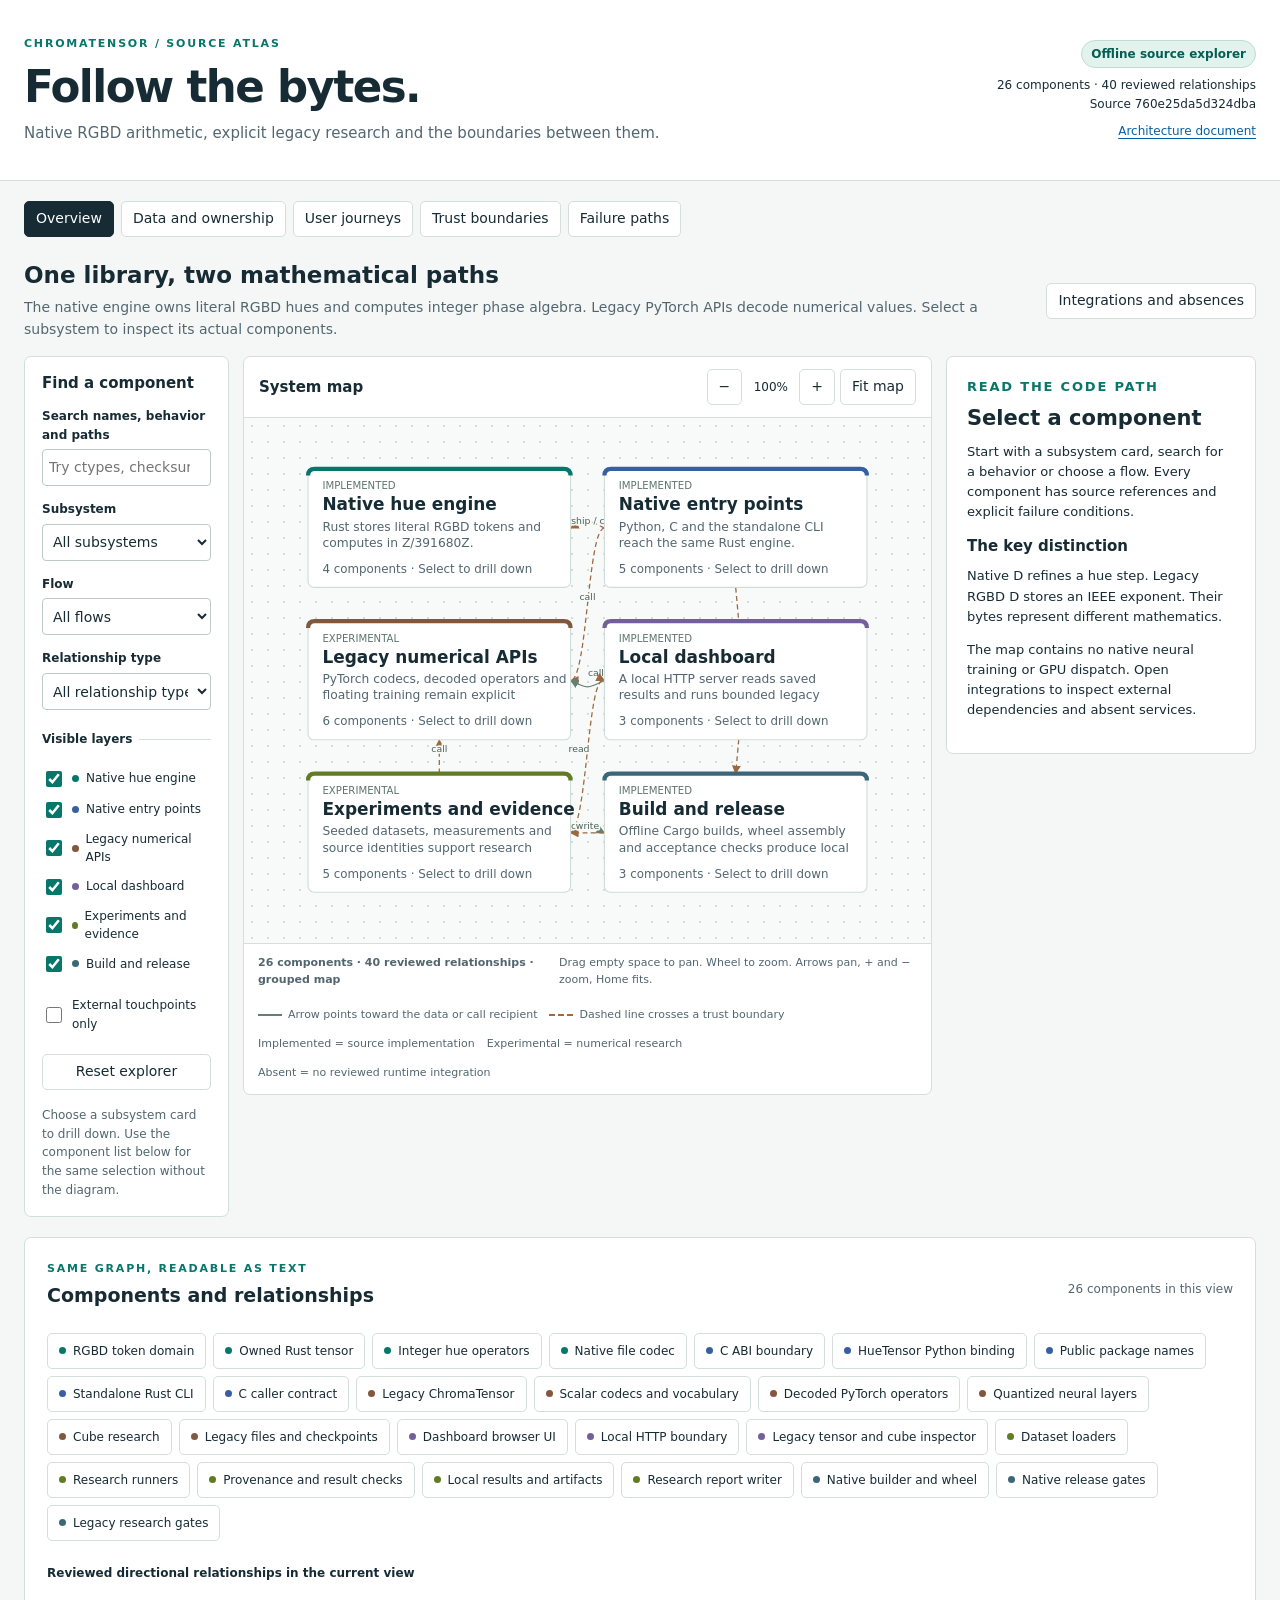
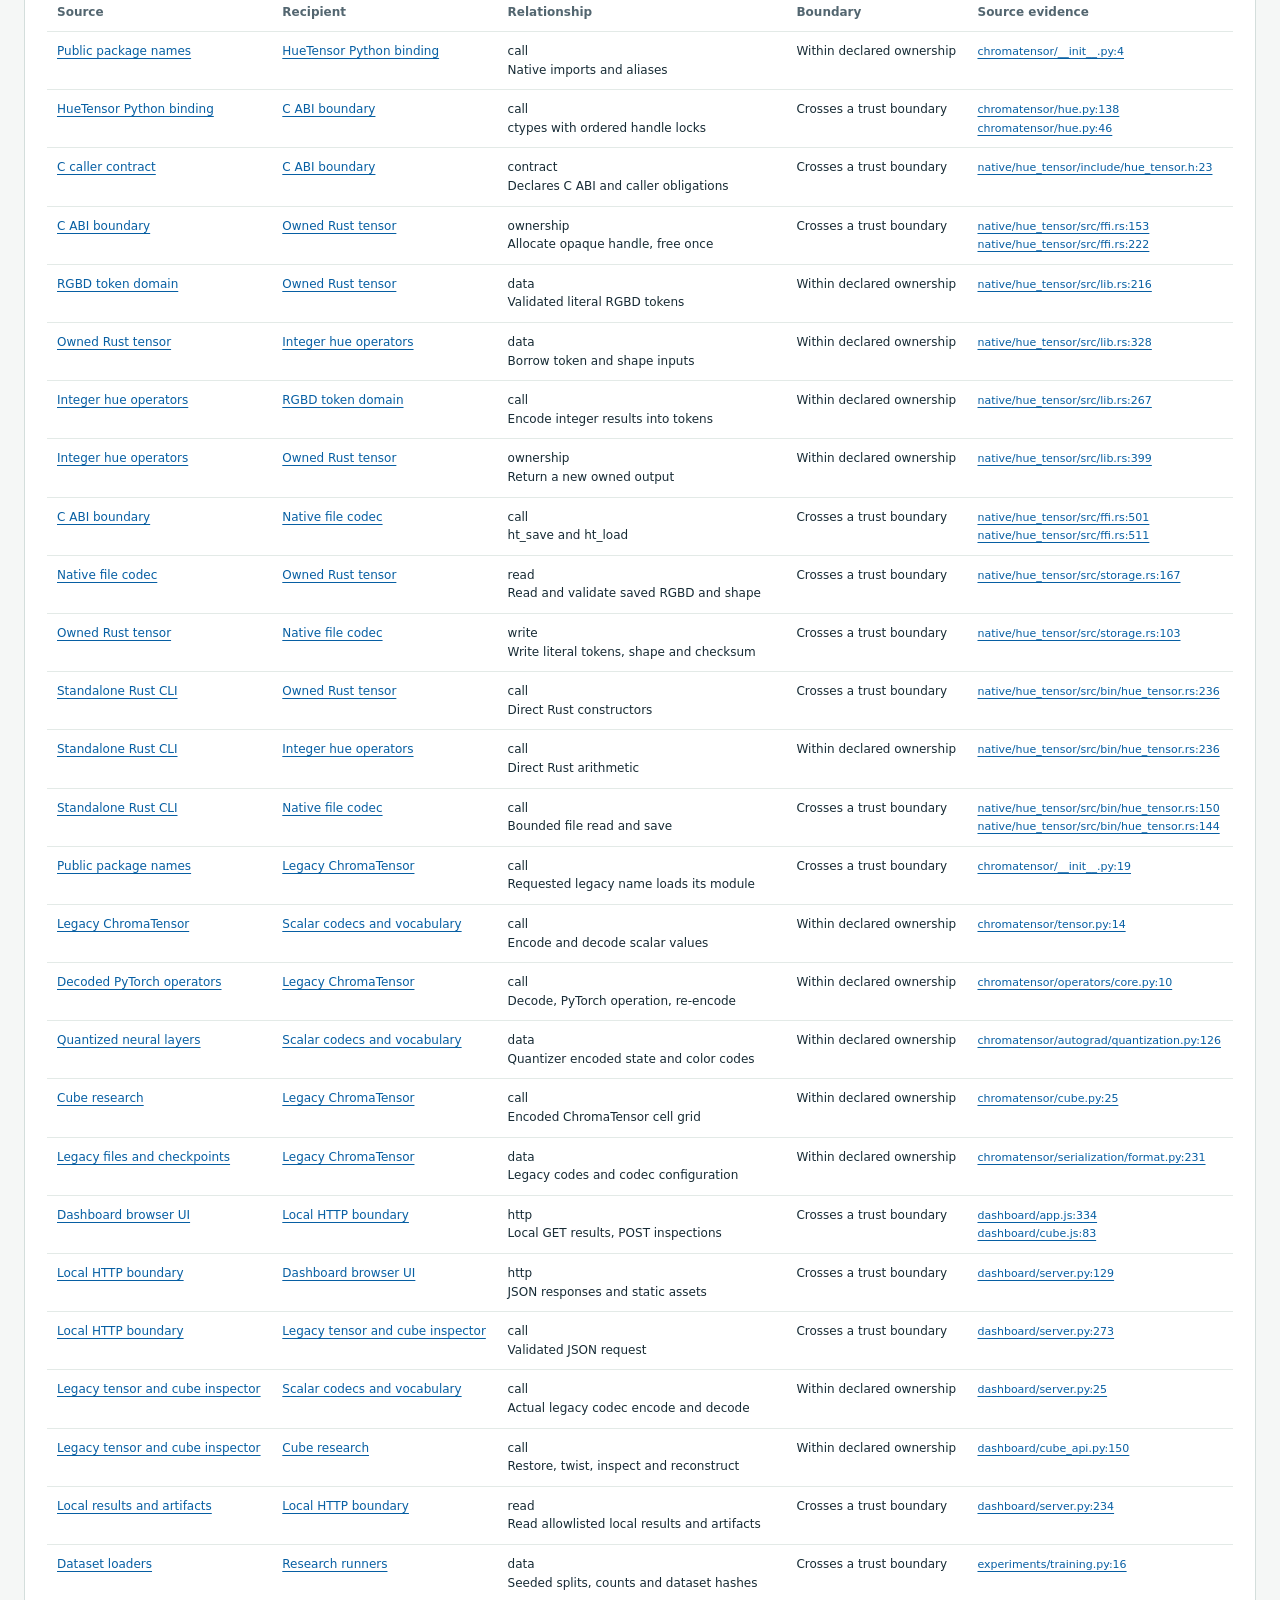
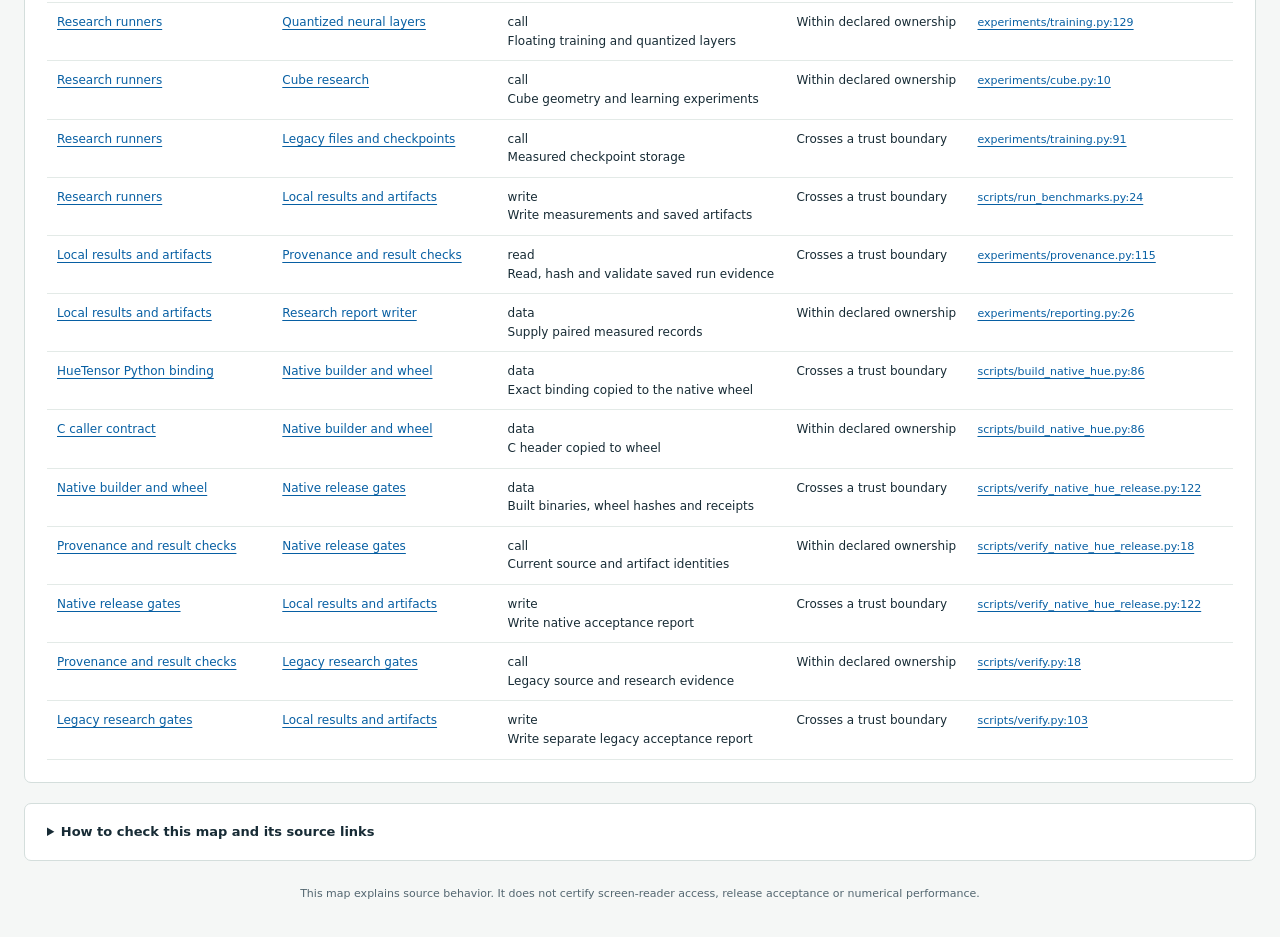
<file: docs/architecture/index.html>
<!doctype html>
<html lang="en">
<head>
  <meta charset="utf-8">
  <meta name="viewport" content="width=device-width, initial-scale=1">
  <meta http-equiv="Content-Security-Policy" content="default-src 'none'; script-src 'self'; style-src 'self'; img-src 'self'; base-uri 'none'; form-action 'none'">
  <title>ChromaTensor architecture explorer</title>
  <link rel="stylesheet" href="style.css">
  <script src="graph.js" defer></script>
  <script src="app.js" defer></script>
</head>
<body>
  <a class="skip" href="#text-map">Skip diagram to text map</a>
  <header class="masthead">
    <div><p class="eyebrow">ChromaTensor / source atlas</p><h1>Follow the bytes.</h1><p class="intro">Native RGBD arithmetic, explicit legacy research and the boundaries between them.</p></div>
    <div class="identity"><span class="badge">Offline source explorer</span><p id="source-identity"></p><a href="../../ARCHITECTURE.md">Architecture document</a></div>
  </header>
  <main>
    <nav class="view-tabs" aria-label="Architecture views">
      <button type="button" data-view="overview" aria-pressed="true">Overview</button>
      <button type="button" data-view="data" aria-pressed="false">Data and ownership</button>
      <button type="button" data-view="journeys" aria-pressed="false">User journeys</button>
      <button type="button" data-view="boundaries" aria-pressed="false">Trust boundaries</button>
      <button type="button" data-view="failures" aria-pressed="false">Failure paths</button>
    </nav>
    <section class="view-context" aria-labelledby="view-title"><div><h2 id="view-title"></h2><p id="view-description"></p></div><button type="button" id="integration-toggle" aria-expanded="false" aria-controls="integrations">Integrations and absences</button></section>
    <section id="integrations" class="integration-panel" aria-labelledby="integration-heading" hidden><h2 id="integration-heading">External dependencies and absent services</h2><p>These findings describe the reviewed local code. No remote service is contacted by this explorer.</p><div id="integration-list"></div></section>
    <section class="workspace" aria-label="Interactive architecture">
      <aside class="filters" aria-labelledby="filters-heading">
        <h2 id="filters-heading">Find a component</h2>
        <label for="search">Search names, behavior and paths</label><input type="search" id="search" placeholder="Try ctypes, checksum or FFT">
        <label for="subsystem">Subsystem</label><select id="subsystem"><option value="all">All subsystems</option></select>
        <label for="flow">Flow</label><select id="flow"><option value="all">All flows</option></select>
        <label for="edge-type">Relationship type</label><select id="edge-type"><option value="all">All relationship types</option><option value="call">Calls</option><option value="data">Supplies data</option><option value="ownership">Owns output</option><option value="read">Reads local files</option><option value="write">Writes local files</option><option value="http">HTTP request or response</option><option value="contract">Declares contract</option></select>
        <fieldset><legend>Visible layers</legend><div id="layers"></div></fieldset>
        <label class="check"><input type="checkbox" id="external-only"> External touchpoints only</label>
        <button id="reset" type="button">Reset explorer</button>
        <p class="hint">Choose a subsystem card to drill down. Use the component list below for the same selection without the diagram.</p>
      </aside>
      <section class="map-panel" aria-labelledby="map-heading">
        <div class="map-toolbar"><h2 id="map-heading">System map</h2><div class="zoom-tools" aria-label="Diagram navigation"><button type="button" id="zoom-out" aria-label="Zoom out">−</button><output id="zoom-level" aria-label="Zoom level">100%</output><button type="button" id="zoom-in" aria-label="Zoom in">+</button><button type="button" id="fit">Fit map</button></div></div>
        <div class="map-frame"><svg id="map" viewBox="0 0 1200 650" tabindex="0" role="group" aria-label="Architecture diagram. Arrow keys pan. Plus and minus zoom. Home fits the map. Enter on a node selects it." xmlns="http://www.w3.org/2000/svg"></svg><p id="empty-map" hidden>No components match these filters. Change a filter or reset the explorer.</p></div>
        <div class="map-footer"><p id="map-status" role="status" aria-live="polite"></p><p>Drag empty space to pan. Wheel to zoom. Arrows pan, + and − zoom, Home fits.</p></div>
        <div class="legend"><span><i class="key-line"></i>Arrow points toward the data or call recipient</span><span><i class="key-boundary"></i>Dashed line crosses a trust boundary</span><span>Implemented = source implementation</span><span>Experimental = numerical research</span><span>Absent = no reviewed runtime integration</span></div>
      </section>
      <aside class="details" id="details" aria-labelledby="details-title"></aside>
    </section>
    <section id="text-map" class="text-map" tabindex="-1" aria-labelledby="text-map-heading">
      <div class="section-heading"><div><p class="eyebrow">Same graph, readable as text</p><h2 id="text-map-heading">Components and relationships</h2></div><span id="text-count"></span></div>
      <div id="component-list" class="component-list" aria-label="Select a component"></div>
      <div class="table-scroll"><table><caption id="relationship-caption">Reviewed directional relationships in the current view</caption><thead><tr><th scope="col">Source</th><th scope="col">Recipient</th><th scope="col">Relationship</th><th scope="col">Boundary</th><th scope="col">Source evidence</th></tr></thead><tbody id="relationship-list"></tbody></table></div>
      <div id="failure-list"></div>
    </section>
    <details class="evidence"><summary>How to check this map and its source links</summary><p id="evidence-note"></p><p id="status-note"></p><p>Regenerate with <code>python scripts/architecture.py</code>. Check drift and graph validity with <code>python scripts/architecture.py --check</code>. Run the graph tests with <code>python -m pytest tests/test_architecture.py</code>.</p><p>Source snapshots open at the exact referenced line and show the file hash. The snapshot also links to the repository file. Regeneration is required after source changes. Import inventory is lexical discovery. The typed arrows are separately reviewed semantic relationships.</p><a href="graph.json">Structured graph and import inventory JSON</a><div id="inventory-summary"></div></details>
  </main>
  <footer><p>This map explains source behavior. It does not certify screen-reader access, release acceptance or numerical performance.</p></footer>
  <noscript><p>JavaScript is required for diagram controls. Read <a href="../../ARCHITECTURE.md">ARCHITECTURE.md</a> or <a href="graph.json">the structured graph</a> for the source-backed text description.</p></noscript>
</body>
</html>
</file>
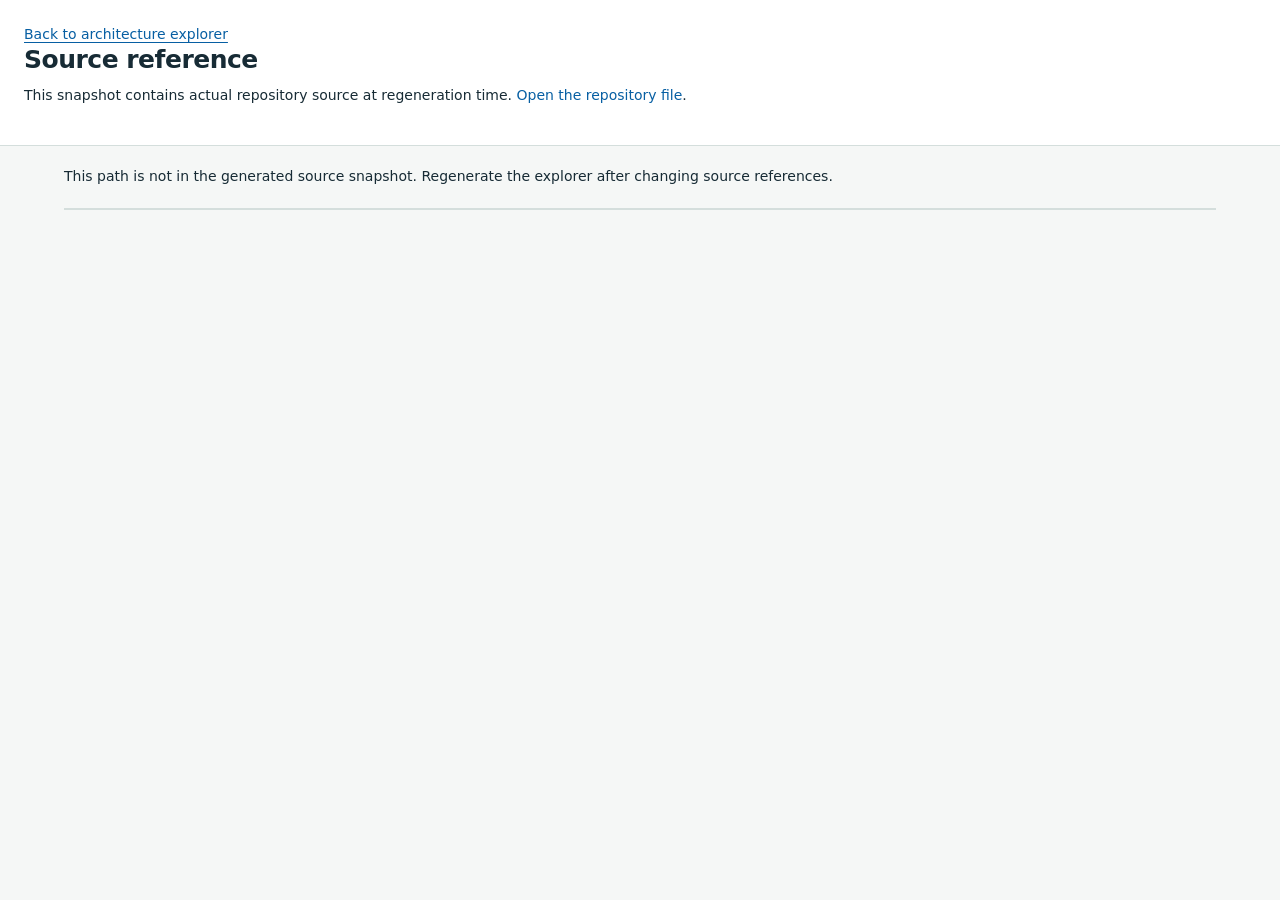
<file: docs/architecture/source.html>
<!doctype html>
<html lang="en">
<head><meta charset="utf-8"><meta name="viewport" content="width=device-width, initial-scale=1"><meta http-equiv="Content-Security-Policy" content="default-src 'none'; script-src 'self'; style-src 'self'; base-uri 'none'; form-action 'none'"><title>ChromaTensor source reference</title><link rel="stylesheet" href="style.css"><script src="sources.js" defer></script><script src="source.js" defer></script></head>
<body class="source-page"><header><a href="index.html">Back to architecture explorer</a><h1 id="source-title">Source reference</h1><p class="source-meta" id="source-hash"></p><p>This snapshot contains actual repository source at regeneration time. <a id="raw-source">Open the repository file</a>.</p></header><main><p id="source-error" role="status"></p><ol id="source-lines" class="source-lines" aria-label="Source lines"></ol></main></body>
</html>
</file>
<file: docs/architecture/style.css>
:root{color-scheme:light;--ink:#172b35;--muted:#536670;--paper:#f5f7f6;--line:#d4dedc;--accent:#08766a;--accent-soft:#e2f2ed;--native:#08766a;--entry:#375fa2;--legacy:#80583f;--dashboard:#746099;--research:#617c25;--release:#3b6778;font-family:Inter,Segoe UI,system-ui,sans-serif}
*{box-sizing:border-box}body{margin:0;background:var(--paper);color:var(--ink);font-size:14px;line-height:1.55}a{color:#075fa3;text-underline-offset:3px}a:hover{text-decoration-thickness:2px}button,input,select{font:inherit}button{cursor:pointer;min-height:36px;background:white;color:var(--ink);border:1px solid var(--line);border-radius:5px;padding:6px 11px}button:hover{background:var(--accent-soft);border-color:var(--accent)}button:focus-visible,a:focus-visible,input:focus-visible,select:focus-visible,summary:focus-visible,svg:focus-visible,[tabindex]:focus-visible{outline:3px solid #b65808;outline-offset:3px}button[aria-pressed=true]{background:var(--ink);color:white;border-color:var(--ink)}h1,h2,h3,p{margin-top:0}h1{font-size:clamp(28px,3.4vw,46px);line-height:1.1;letter-spacing:-1.5px;margin-bottom:10px}h2{font-size:19px;line-height:1.25;margin-bottom:10px}h3{font-size:15px;margin-bottom:8px}.eyebrow{font-size:11px;font-weight:700;letter-spacing:1.8px;text-transform:uppercase;margin-bottom:12px;color:var(--accent)}.masthead{padding:35px max(24px,calc((100vw - 1600px)/2));display:flex;gap:30px;align-items:center;justify-content:space-between;border-bottom:1px solid var(--line);background:white}.intro{font-size:15px;color:var(--muted);margin:0}.identity{text-align:right;max-width:270px;font-size:12px}.identity p{margin:8px 0;overflow-wrap:anywhere}.badge{display:inline-block;border:1px solid #beddd1;background:var(--accent-soft);padding:4px 9px;border-radius:30px;color:#065d53;font-weight:600}main{max-width:1660px;margin:auto;padding:20px 24px 0}.view-tabs{display:flex;flex-wrap:wrap;gap:7px}.view-context{display:flex;justify-content:space-between;align-items:center;gap:24px;padding:24px 0 16px;min-height:105px}.view-context h2{font-size:23px;margin-bottom:7px}.view-context p{max-width:1000px;color:var(--muted);margin:0}.view-context>button{white-space:nowrap}.workspace{display:grid;grid-template-columns:205px minmax(400px,1fr) 310px;gap:14px;align-items:start}.filters,.map-panel,.details,.text-map,.integration-panel,.evidence{border:1px solid var(--line);background:white;border-radius:7px}.filters{padding:17px}.filters h2{font-size:15px}.filters>label{display:block;margin:14px 0 5px;font-size:12px;font-weight:600}.filters input[type=search],.filters select{width:100%;min-height:37px;border:1px solid #bccbc8;border-radius:4px;padding:6px;background:white;color:var(--ink)}fieldset{border:0;border-top:1px solid var(--line);margin:20px 0 12px;padding:10px 0 0}legend{font-size:12px;font-weight:600;padding:0 7px 0 0}.check{display:flex!important;align-items:center;gap:7px;font-size:12px!important;font-weight:400!important;margin:9px 0!important}.check input{accent-color:var(--accent);width:16px;height:16px;flex-shrink:0}.layer-dot{width:7px;height:7px;border-radius:50%;display:inline-block}.filters #reset{width:100%;margin-top:12px}.hint{font-size:12px;color:var(--muted);margin-top:16px;margin-bottom:0}.map-panel{overflow:hidden}.map-toolbar{padding:12px 15px;display:flex;justify-content:space-between;align-items:center;border-bottom:1px solid var(--line)}.map-toolbar h2{font-size:15px;margin:0}.zoom-tools{display:flex;align-items:center;gap:5px}.zoom-tools output{min-width:47px;text-align:center;font-size:12px;font-variant-numeric:tabular-nums}.map-frame{height:525px;position:relative;background-color:#f7faf8;background-image:radial-gradient(#d4dedc .8px,transparent .8px);background-size:16px 16px}.map-frame svg{width:100%;height:100%;touch-action:none;cursor:grab;user-select:none}.map-frame svg:active{cursor:grabbing}.map-frame>p{position:absolute;inset:35% 15%;text-align:center;pointer-events:none;color:var(--muted)}.map-footer{border-top:1px solid var(--line);padding:10px 14px;display:flex;gap:12px;justify-content:space-between;font-size:11px;color:var(--muted)}.map-footer p{margin:0}#map-status{font-weight:600}.legend{padding:8px 14px 12px;display:flex;gap:12px;flex-wrap:wrap;font-size:11px;color:var(--muted)}.legend span{display:flex;gap:6px;align-items:center}.key-line,.key-boundary{width:24px;border-top:2px solid #648075}.key-boundary{border-top-style:dashed;border-color:#a56839}.details{padding:20px;max-height:700px;overflow-y:auto;scrollbar-width:thin}.details .eyebrow{margin-bottom:8px}.details h2{font-size:21px}.details p{font-size:13px}.details dl{margin:16px 0}.details dt{font-weight:700;font-size:12px;margin-top:13px;color:var(--muted)}.details dd{margin:4px 0 0;font-size:13px}.details code,.evidence code{font-size:12px;overflow-wrap:anywhere}ul.source-links{list-style:none;padding:0;margin:8px 0}.source-links li{margin:8px 0;font-size:11px;overflow-wrap:anywhere}.source-links a{display:block}.source-links small{color:var(--muted);font-size:10px}.details .group-children{display:grid;gap:7px}.details .group-children button{text-align:left;font-size:12px}.node{cursor:pointer}.node rect{fill:white;stroke:#d0ddd7;stroke-width:1.3}.node:hover rect{stroke:#08766a;stroke-width:2}.node[aria-pressed=true] rect{stroke:#b65808;stroke-width:3}.node text{pointer-events:none;fill:var(--ink);font-family:Segoe UI,system-ui,sans-serif}.node .node-name{font-size:17px;font-weight:600}.node .node-kind{font-size:11px;fill:#60756d}.node .node-summary{font-size:13px;fill:#536670}.node .node-count{font-size:12px;fill:#536670}.graph-edge{fill:none;stroke:#648075;stroke-width:1.5}.graph-edge.boundary{stroke:#9d683e;stroke-dasharray:6 4}.edge-label{font:11px Segoe UI,system-ui,sans-serif;fill:#4b5f56;paint-order:stroke;stroke:#f7faf8;stroke-width:4px;stroke-linejoin:round}.text-map{margin-top:20px;padding:22px}.section-heading{display:flex;align-items:center;justify-content:space-between}.section-heading .eyebrow{margin-bottom:7px}.section-heading>span{font-size:12px;color:var(--muted)}.component-list{display:flex;gap:7px;flex-wrap:wrap;margin:15px 0 23px}.component-list button{font-size:12px;display:flex;align-items:center;gap:7px}.table-scroll{overflow:auto}table{border-collapse:collapse;width:100%;font-size:12px;min-width:700px;text-align:left}caption{text-align:left;font-weight:600;margin-bottom:10px}th{color:var(--muted);font-weight:600}td,th{padding:10px 10px;border-bottom:1px solid #e3eae7;vertical-align:top}td a{font-size:11px}tbody tr:hover{background:#f7faf8}td button{padding:0;background:none;border:0;min-height:auto;color:#075fa3;text-decoration:underline;text-underline-offset:3px;font-size:12px;text-align:left}.evidence{padding:18px 22px;margin-top:20px;font-size:13px}.evidence summary{font-weight:600;cursor:pointer}.evidence p{margin-top:14px;color:var(--muted)}.evidence a{font-size:12px}#inventory-summary{margin-top:12px;color:var(--muted);font-size:12px}.integration-panel{padding:22px;margin-bottom:16px}.integration-panel>p{color:var(--muted)}#integration-list{display:grid;grid-template-columns:repeat(2,minmax(0,1fr));gap:10px}.integration-item{padding:14px;border:1px solid var(--line);border-radius:5px}.integration-item p{font-size:12px;margin:8px 0}.integration-status{font-size:10px;text-transform:uppercase;letter-spacing:1px;color:#536670}.integration-item .source-links{margin-bottom:0}.failure-grid{display:grid;grid-template-columns:repeat(2,minmax(0,1fr));gap:12px;margin-top:22px}.failure-grid article{border-left:3px solid #a56839;padding:6px 12px}.failure-grid h3{font-size:13px}.failure-grid p{font-size:12px;margin:0;color:var(--muted)}footer{padding:24px;text-align:center;font-size:11px;color:var(--muted)}.skip{position:absolute;left:20px;top:-70px;background:white;padding:10px;z-index:10}.skip:focus{top:10px}[hidden]{display:none!important}
.source-page main{max-width:1200px}.source-page header{background:white;padding:24px;border-bottom:1px solid var(--line)}.source-page h1{font-size:25px;letter-spacing:-.5px;overflow-wrap:anywhere}.source-meta{font:12px Consolas,monospace;overflow-wrap:anywhere}.source-lines{list-style:none;margin:20px 0;padding:0;background:white;border:1px solid var(--line);overflow:auto;font:12px/1.7 Consolas,monospace}.source-lines li{display:flex;min-height:20px;white-space:pre}.source-lines li:target{background:#fff0d7}.source-lines a{display:block;min-width:64px;text-align:right;padding:0 14px 0 8px;background:#eef3f0;color:#566d62;text-decoration:none;user-select:none}.source-lines code{padding-left:14px}.source-lines li:target a{background:#ebd8b4}
@media(min-width:1500px){.map-frame{height:610px}}@media(max-width:1150px){.workspace{grid-template-columns:190px minmax(350px,1fr)}.details{grid-column:1/-1;max-height:none}.details dl{display:grid;grid-template-columns:150px 1fr;gap:8px 16px}.details dt{margin:0}.details dd{margin:0}.details>p{max-width:1000px}.map-frame{height:480px}}@media(max-width:750px){.masthead{padding:24px;display:block}.identity{text-align:left;max-width:none;margin-top:20px}main{padding:16px 12px 0}.view-tabs button{font-size:12px}.view-context{display:block}.view-context>button{margin-top:14px}.workspace{display:block}.filters{margin-bottom:12px;display:grid;grid-template-columns:1fr 1fr;gap:6px 12px}.filters h2,.filters fieldset,.filters .hint,.filters #reset{grid-column:1/-1}.filters>label{margin:6px 0}.filters input[type=search],.filters select{grid-column:1/-1}.filters #layers{display:flex;flex-wrap:wrap;gap:0 13px}.details{margin-top:12px}.details dl{display:block}.details dt{margin-top:12px}.map-frame{height:420px}.map-footer{display:block}.map-footer p+p{margin-top:5px}.text-map{padding:16px}.section-heading{display:block}#integration-list,.failure-grid{grid-template-columns:1fr}.node .node-name{font-size:17px}}
.dot-native{background:var(--native)}.dot-entry{background:var(--entry)}.dot-legacy{background:var(--legacy)}.dot-dashboard{background:var(--dashboard)}.dot-research{background:var(--research)}.dot-release{background:var(--release)}
.subsystem-card .node-name{font-size:20px}.subsystem-card .node-summary{font-size:14.5px}.subsystem-card .node-count{font-size:14px}.subsystem-card .node-kind{font-size:12px}.details .badge{margin-bottom:12px}
@media(prefers-reduced-motion:reduce){*{scroll-behavior:auto!important}}
</file>
